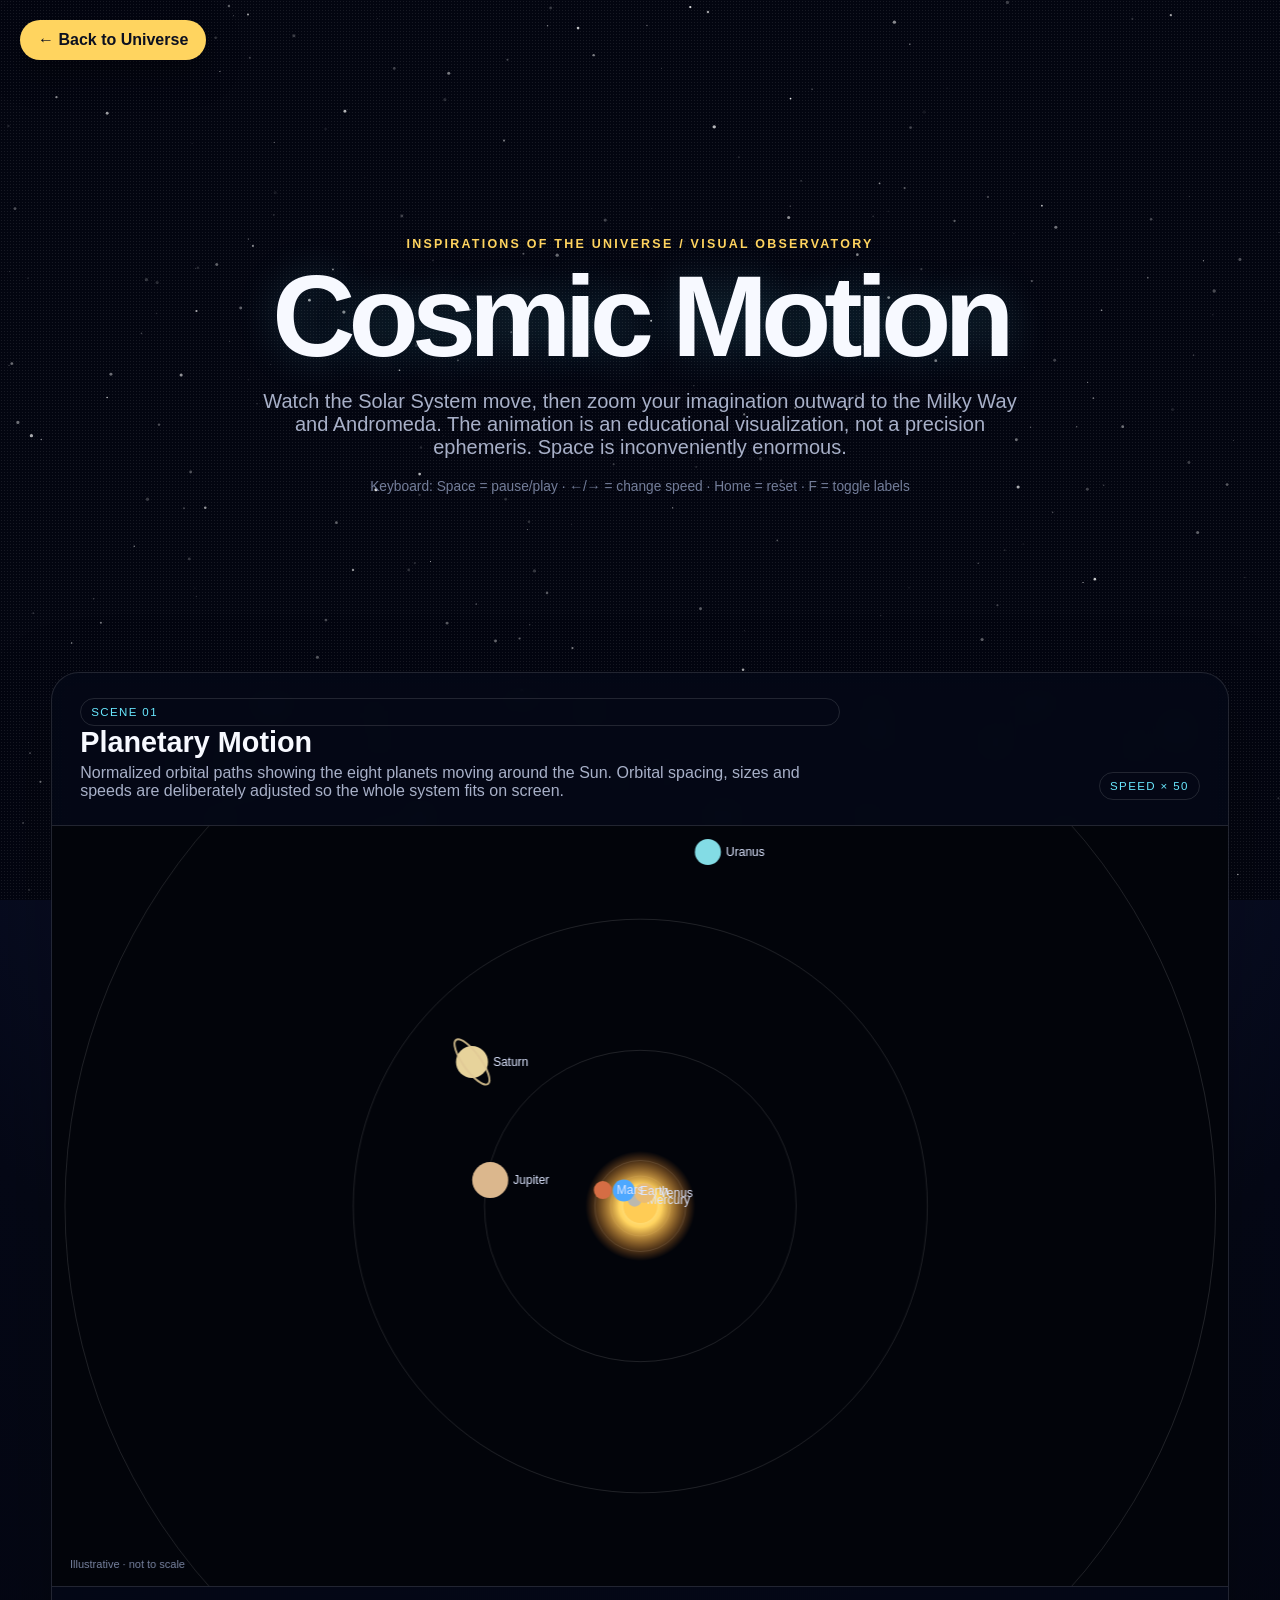
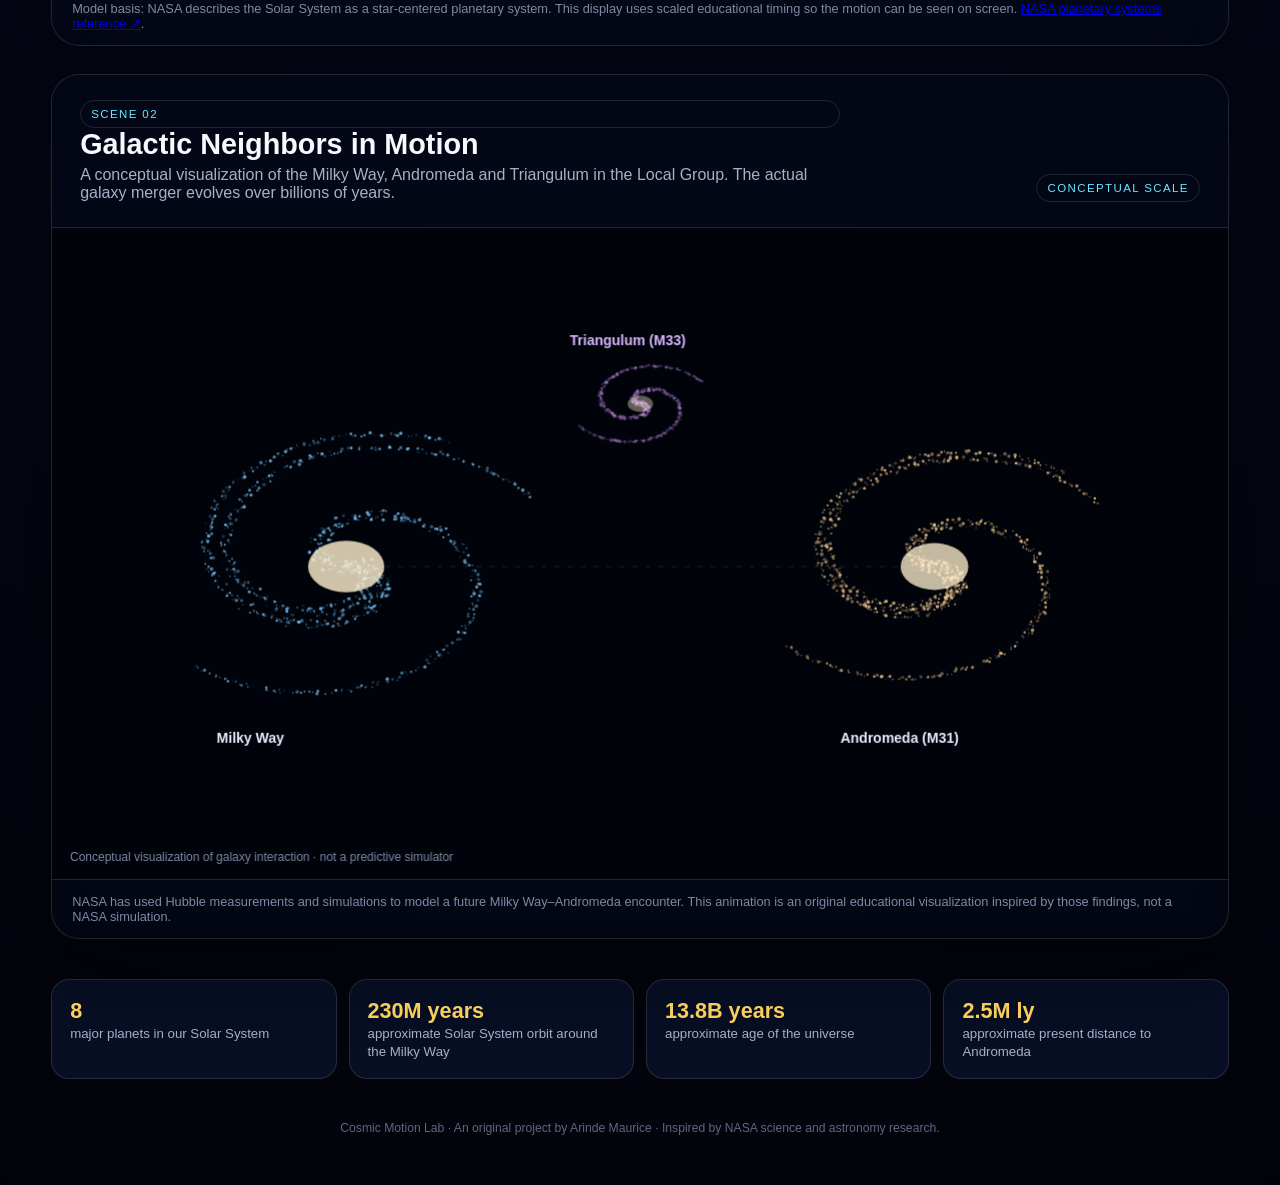
<file: motion.html>
<!DOCTYPE html>
<html lang="en">
<head>
  <meta charset="UTF-8" />
  <meta name="viewport" content="width=device-width, initial-scale=1.0" />
  <meta name="description" content="Cosmic Motion Lab by Arinde Maurice: a visual simulation of planetary motion and galaxy interaction." />
  <title>Cosmic Motion Lab | Arinde Maurice</title>
  <style>
    :root{--bg:#030510;--panel:rgba(11,18,43,.78);--line:rgba(255,255,255,.12);--text:#f7f9ff;--muted:#a8b0c8;--gold:#ffd45f;--cyan:#69e8ff;--pink:#d694ff}
    *{box-sizing:border-box}
    html,body{margin:0;min-height:100%;background:radial-gradient(circle at 50% 20%,#111b47 0,#050816 38%,#02030a 100%);color:var(--text);font-family:Arial,Helvetica,sans-serif;overflow-x:hidden}
    body{min-height:100vh}
    #space{position:fixed;inset:0;width:100%;height:100%;z-index:0}
    .grain{position:fixed;inset:0;pointer-events:none;opacity:.22;background-image:radial-gradient(rgba(255,255,255,.35) .6px,transparent .6px);background-size:3px 3px;mix-blend-mode:screen;z-index:1}
    .page{position:relative;z-index:2;min-height:100vh;padding:24px 4vw 50px}
    .back{position:fixed;top:20px;left:20px;z-index:10;color:#0c1020;background:var(--gold);font-weight:900;text-decoration:none;border:0;border-radius:999px;padding:11px 18px;box-shadow:0 12px 35px rgba(0,0,0,.35);transition:.2s}
    .back:hover{transform:translateY(-2px);filter:brightness(1.06)}
    .hero{min-height:72vh;display:grid;place-items:center;text-align:center;position:relative}
    .hero-copy{max-width:950px;padding-top:35px}
    .eyebrow{font-size:.78rem;text-transform:uppercase;letter-spacing:.18em;color:var(--gold);font-weight:900}
    h1{font-size:clamp(3rem,9vw,8.5rem);line-height:.88;margin:15px 0 22px;letter-spacing:-.06em;text-shadow:0 0 40px rgba(105,232,255,.18)}
    .hero p{max-width:780px;margin:0 auto;color:var(--muted);font-size:clamp(1rem,2vw,1.25rem)}
    .hint{margin-top:20px!important;font-size:.86rem!important;color:#737d99!important}
    .scene{max-width:1300px;margin:0 auto 28px;border:1px solid var(--line);background:rgba(5,10,25,.58);backdrop-filter:blur(12px);border-radius:28px;overflow:hidden;box-shadow:0 25px 80px rgba(0,0,0,.25)}
    .scene-head{display:flex;justify-content:space-between;align-items:end;gap:20px;padding:25px 28px;border-bottom:1px solid var(--line);flex-wrap:wrap}
    .scene-head h2{margin:0;font-size:1.8rem}.scene-head p{margin:5px 0 0;color:var(--muted);max-width:760px}.tag{font-size:.72rem;text-transform:uppercase;letter-spacing:.12em;padding:7px 10px;border:1px solid var(--line);border-radius:999px;color:var(--cyan)}
    canvas{display:block;width:100%;height:auto;background:#02040c}
    .caption{padding:14px 20px;color:#7f89a5;font-size:.8rem;border-top:1px solid var(--line)}
    .fact-strip{max-width:1300px;margin:40px auto 0;display:grid;grid-template-columns:repeat(4,1fr);gap:12px}
    .fact{padding:18px;border:1px solid var(--line);border-radius:18px;background:var(--panel)}.fact strong{display:block;font-size:1.35rem;color:var(--gold)}.fact span{color:var(--muted);font-size:.83rem}
    .footer-note{text-align:center;color:#5f6881;font-size:.76rem;max-width:900px;margin:42px auto 0}
    @media(max-width:760px){.page{padding-inline:3vw}.fact-strip{grid-template-columns:repeat(2,1fr)}.scene-head{padding:20px}.back{top:14px;left:14px}.hero{min-height:64vh}}
    @media(max-width:450px){.fact-strip{grid-template-columns:1fr}.back{font-size:.8rem;padding:9px 13px}}
  </style>
</head>
<body>
  <canvas id="space" aria-hidden="true"></canvas>
  <div class="grain" aria-hidden="true"></div>
  <a class="back" href="index.html#motion" aria-label="Back to Inspirations of the Universe">← Back to Universe</a>

  <main class="page">
    <section class="hero">
      <div class="hero-copy">
        <div class="eyebrow">Inspirations of the Universe / Visual Observatory</div>
        <h1>Cosmic Motion</h1>
        <p>Watch the Solar System move, then zoom your imagination outward to the Milky Way and Andromeda. The animation is an educational visualization, not a precision ephemeris. Space is inconveniently enormous.</p>
        <p class="hint">Keyboard: Space = pause/play · ←/→ = change speed · Home = reset · F = toggle labels</p>
      </div>
    </section>

    <section class="scene">
      <div class="scene-head">
        <div><div class="tag">Scene 01</div><h2>Planetary Motion</h2><p>Normalized orbital paths showing the eight planets moving around the Sun. Orbital spacing, sizes and speeds are deliberately adjusted so the whole system fits on screen.</p></div>
        <div class="tag" id="speedReadout">Speed × 50</div>
      </div>
      <canvas id="solarCanvas" width="1400" height="760" aria-label="Animated Solar System visualization"></canvas>
      <div class="caption">Model basis: NASA describes the Solar System as a star-centered planetary system. This display uses scaled educational timing so the motion can be seen on screen. <a href="https://science.nasa.gov/universe/stars/planetary-system/" target="_blank" rel="noopener">NASA planetary systems reference ↗</a>.</div>
    </section>

    <section class="scene">
      <div class="scene-head">
        <div><div class="tag">Scene 02</div><h2>Galactic Neighbors in Motion</h2><p>A conceptual visualization of the Milky Way, Andromeda and Triangulum in the Local Group. The actual galaxy merger evolves over billions of years.</p></div>
        <div class="tag">Conceptual scale</div>
      </div>
      <canvas id="galaxyCanvas" width="1400" height="650" aria-label="Animated visualization of Milky Way and Andromeda interaction"></canvas>
      <div class="caption">NASA has used Hubble measurements and simulations to model a future Milky Way–Andromeda encounter. This animation is an original educational visualization inspired by those findings, not a NASA simulation.</div>
    </section>

    <section class="fact-strip">
      <div class="fact"><strong>8</strong><span>major planets in our Solar System</span></div>
      <div class="fact"><strong>230M years</strong><span>approximate Solar System orbit around the Milky Way</span></div>
      <div class="fact"><strong>13.8B years</strong><span>approximate age of the universe</span></div>
      <div class="fact"><strong>2.5M ly</strong><span>approximate present distance to Andromeda</span></div>
    </section>

    <p class="footer-note">Cosmic Motion Lab · An original project by Arinde Maurice · Inspired by NASA science and astronomy research.</p>
  </main>

  <script>
    (() => {
      const bg = document.getElementById('space');
      const solar = document.getElementById('solarCanvas');
      const galaxy = document.getElementById('galaxyCanvas');
      const speedReadout = document.getElementById('speedReadout');
      const bgCtx = bg.getContext('2d');
      const sctx = solar.getContext('2d');
      const gctx = galaxy.getContext('2d');
      const DPR = Math.min(window.devicePixelRatio || 1, 2);
      let running = true;
      let speed = 50;
      let simDays = 0;
      let showLabels = true;
      let last = performance.now();

      const stars = Array.from({length: 300}, (_, i) => ({x: Math.random(), y: Math.random(), r: Math.random()*1.5+.2, a: Math.random()*.8+.2, t: Math.random()*Math.PI*2}));
      const planets = [
        ['Mercury', .39, 7, '#bbb8ae', 88, 4], ['Venus', .72, 10, '#e9bc75', 224.7, 6],
        ['Earth', 1, 11, '#4da8ff', 365.25, 7], ['Mars', 1.52, 9, '#d56d44', 687, 6],
        ['Jupiter', 5.2, 18, '#dbb78d', 4332.6, 9], ['Saturn', 9.58, 16, '#e7d39b', 10759, 8],
        ['Uranus', 19.2, 13, '#83dce5', 30687, 7], ['Neptune', 30.1, 12, '#4b83ef', 60190, 7]
      ];

      function fitCanvas(c, ctx) {
        const r = c.getBoundingClientRect();
        c.width = Math.max(1, Math.floor(r.width * DPR));
        c.height = Math.max(1, Math.floor((c.getAttribute('height') / c.getAttribute('width')) * r.width * DPR));
        ctx.setTransform(DPR,0,0,DPR,0,0);
        return {w:r.width,h:c.height/DPR};
      }

      function drawBackground(t) {
        bg.width = innerWidth * DPR; bg.height = innerHeight * DPR; bgCtx.setTransform(DPR,0,0,DPR,0,0);
        bgCtx.fillStyle = '#030510'; bgCtx.fillRect(0,0,innerWidth,innerHeight);
        for(const s of stars){ const a=s.a*(.65+.35*Math.sin(t/900+s.t)); bgCtx.globalAlpha=a; bgCtx.fillStyle='#fff'; bgCtx.beginPath(); bgCtx.arc(s.x*innerWidth,s.y*innerHeight,s.r,0,Math.PI*2); bgCtx.fill(); }
        bgCtx.globalAlpha=1;
      }

      function drawSolar(dt) {
        const {w,h}=fitCanvas(solar,sctx);
        sctx.clearRect(0,0,w,h);
        const cx=w/2, cy=h/2, maxR=Math.min(w*.44,h*.39);
        sctx.fillStyle='#02040a'; sctx.fillRect(0,0,w,h);
        const scale=maxR/9.9;
        sctx.strokeStyle='rgba(255,255,255,.12)'; sctx.lineWidth=1;
        planets.forEach((p)=>{ const r=Math.max(18,p[1]*scale); sctx.beginPath(); sctx.arc(cx,cy,r,0,Math.PI*2); sctx.stroke(); });
        const glow=sctx.createRadialGradient(cx,cy,3,cx,cy,55); glow.addColorStop(0,'#fff7b0');glow.addColorStop(.35,'#ffd35f');glow.addColorStop(1,'rgba(255,139,40,0)'); sctx.fillStyle=glow;sctx.beginPath();sctx.arc(cx,cy,62,0,Math.PI*2);sctx.fill();
        sctx.fillStyle='#ffcc55';sctx.beginPath();sctx.arc(cx,cy,17,0,Math.PI*2);sctx.fill();
        planets.forEach((p,i)=>{ const [name,au,size,color,period]=p; const angle=(simDays/period)*Math.PI*2 + i*.8; const r=au*scale; const x=cx+Math.cos(angle)*r; const y=cy+Math.sin(angle)*r*.62;
          sctx.fillStyle=color;sctx.beginPath();sctx.arc(x,y,size,0,Math.PI*2);sctx.fill();
          if(name==='Saturn'){sctx.strokeStyle='rgba(226,203,151,.85)';sctx.lineWidth=2;sctx.beginPath();sctx.ellipse(x,y,size*1.7,size*.55,angle,0,Math.PI*2);sctx.stroke();}
          if(showLabels){sctx.fillStyle='#dce5ff';sctx.font='12px Arial';sctx.fillText(name,x+size+5,y+4);}
        });
        sctx.fillStyle='#77829f';sctx.font='11px Arial';sctx.fillText('Illustrative · not to scale',18,h-18);
      }

      function galaxyPoints(cx,cy,rx,ry,arms,color,alpha=1) {
        gctx.save(); gctx.globalAlpha=alpha;
        for(let arm=0;arm<arms;arm++){
          for(let i=0;i<350;i++){
            const t=i/350, ang=t*5.8 + arm*Math.PI*2/arms, jitter=(1-t)*.08 + .02;
            const r=t, x=cx+Math.cos(ang)*rx*r + (Math.random()-.5)*rx*jitter, y=cy+Math.sin(ang)*ry*r + (Math.random()-.5)*ry*jitter;
            const a=.15+.75*Math.random(); gctx.fillStyle=color;gctx.globalAlpha=alpha*a;gctx.beginPath();gctx.arc(x,y,Math.random()*1.5+.3,0,Math.PI*2);gctx.fill();
          }
        }
        gctx.globalAlpha=alpha*.85;gctx.fillStyle='#fff1cf';gctx.beginPath();gctx.ellipse(cx,cy,rx*.18,ry*.18,0,0,Math.PI*2);gctx.fill();gctx.restore();
      }

      function drawGalaxy(dt){
        const {w,h}=fitCanvas(galaxy,gctx); gctx.clearRect(0,0,w,h); gctx.fillStyle='#01030a';gctx.fillRect(0,0,w,h);
        const centerY=h*.52, cycle=(simDays/2000000000)%1, approach=Math.min(1,Math.pow(cycle,1.05));
        const mwX=w*.25 + approach*w*.16, andX=w*.75 - approach*w*.16;
        galaxyPoints(mwX,centerY,w*.18,h*.22,2.2,'#7bc9ff',.95); galaxyPoints(andX,centerY,w*.16,h*.20,2.1,'#ffd59a',.9);
        const triX=w*.5, triY=h*.27+Math.sin(simDays/1e8)*10; galaxyPoints(triX,triY,w*.06,h*.07,2,'#d69aff',.45);
        gctx.strokeStyle='rgba(255,255,255,.12)';gctx.setLineDash([5,8]);gctx.beginPath();gctx.moveTo(mwX,centerY);gctx.lineTo(andX,centerY);gctx.stroke();gctx.setLineDash([]);
        if(showLabels){gctx.fillStyle='#e9eeff';gctx.font='bold 14px Arial';gctx.fillText('Milky Way',mwX-w*.11,centerY+h*.27);gctx.fillText('Andromeda (M31)',andX-w*.08,centerY+h*.27);gctx.fillStyle='#d9b9ff';gctx.fillText('Triangulum (M33)',triX-w*.06,triY-h*.09);}
        gctx.fillStyle='#7d88a5';gctx.font='12px Arial';gctx.fillText('Conceptual visualization of galaxy interaction · not a predictive simulator',18,h-18);
      }

      function animate(now){
        const real=(now-last)/1000; last=now;
        if(running){ simDays += real * speed; }
        drawBackground(now); drawSolar(real); drawGalaxy(real); requestAnimationFrame(animate);
      }

      addEventListener('keydown', e=>{
        if(e.code==='Space'){e.preventDefault();running=!running;}
        if(e.key==='ArrowRight'){speed=Math.min(500,speed+10);speedReadout.textContent=`Speed × ${speed}`;}
        if(e.key==='ArrowLeft'){speed=Math.max(10,speed-10);speedReadout.textContent=`Speed × ${speed}`;}
        if(e.key.toLowerCase()==='f'){showLabels=!showLabels;}
        if(e.key==='Home'){simDays=0;}
      });
      addEventListener('resize',()=>{drawBackground(performance.now());});
      speedReadout.textContent=`Speed × ${speed}`;
      requestAnimationFrame(animate);
    })();
  </script>
</body>
</html>
</file>
